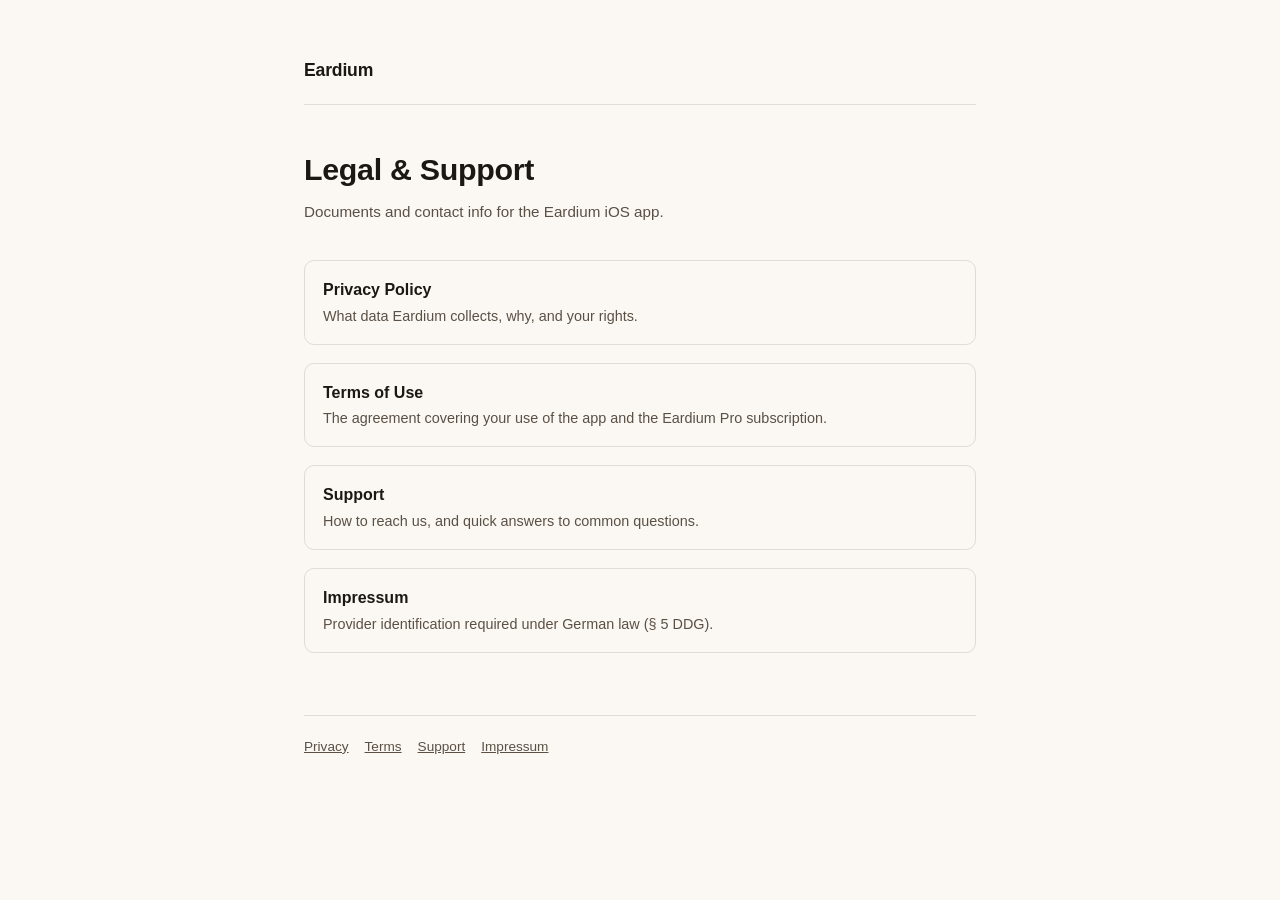
<file: index.html>
<!doctype html>
<html lang="en">
<head>
  <meta charset="utf-8">
  <meta name="viewport" content="width=device-width, initial-scale=1">
  <title>Eardium — Legal &amp; Support</title>
  <meta name="description" content="Privacy Policy, Terms of Use, support, and legal disclosures for the Eardium iOS app.">
  <link rel="stylesheet" href="style.css">
</head>
<body>
  <div class="wrap">
    <header class="site">
      <a class="wordmark" href="index.html">Eardium</a>
    </header>

    <h1>Legal &amp; Support</h1>
    <p class="subtitle">Documents and contact info for the Eardium iOS app.</p>

    <ul class="index-list">
      <li>
        <a href="privacy.html">
          <span class="label">Privacy Policy</span>
          <span class="desc">What data Eardium collects, why, and your rights.</span>
        </a>
      </li>
      <li>
        <a href="terms.html">
          <span class="label">Terms of Use</span>
          <span class="desc">The agreement covering your use of the app and the Eardium Pro subscription.</span>
        </a>
      </li>
      <li>
        <a href="support.html">
          <span class="label">Support</span>
          <span class="desc">How to reach us, and quick answers to common questions.</span>
        </a>
      </li>
      <li>
        <a href="impressum.html">
          <span class="label">Impressum</span>
          <span class="desc">Provider identification required under German law (§ 5 DDG).</span>
        </a>
      </li>
    </ul>

    <footer class="site">
      <a href="privacy.html">Privacy</a>
      <a href="terms.html">Terms</a>
      <a href="support.html">Support</a>
      <a href="impressum.html">Impressum</a>
    </footer>
  </div>
</body>
</html>
</file>
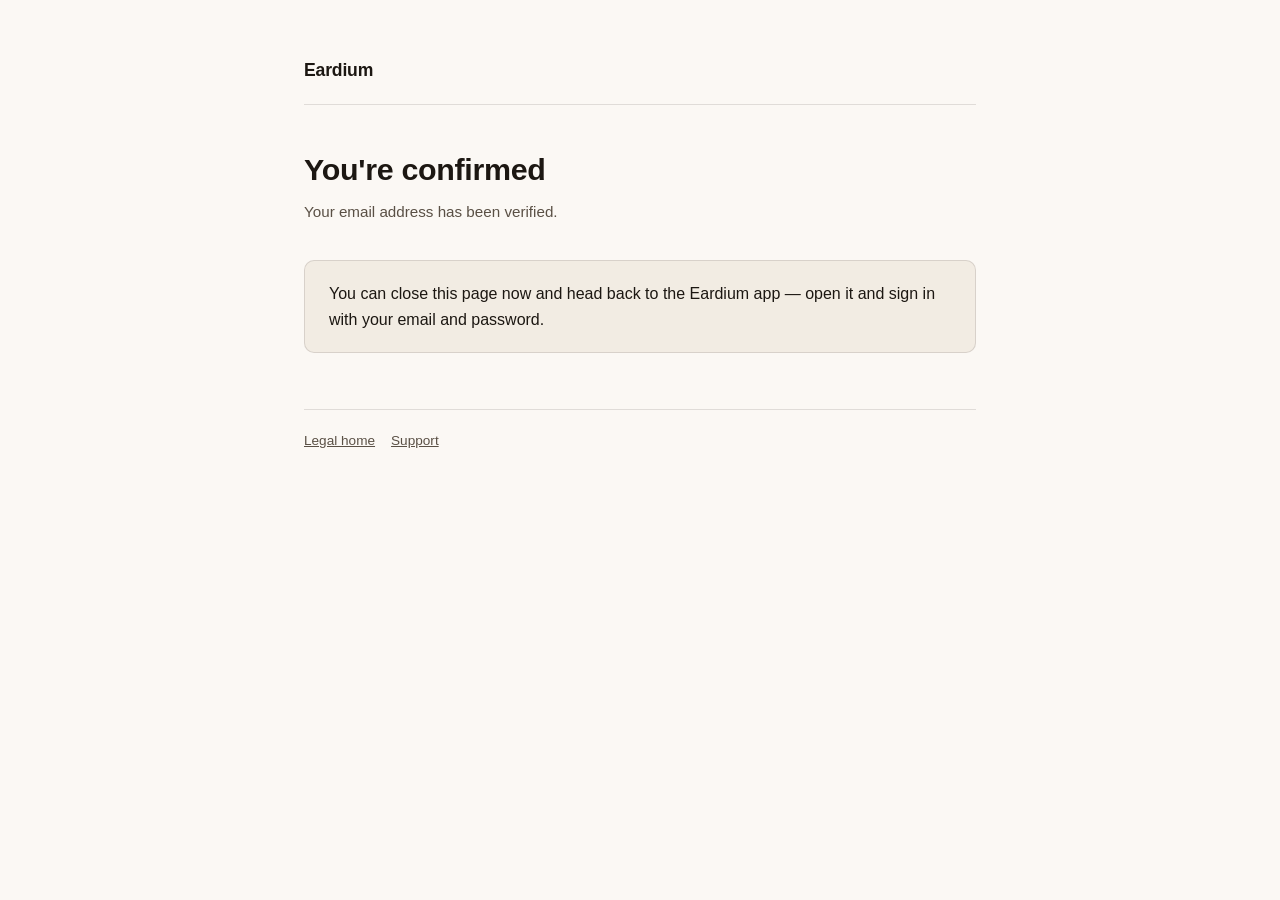
<file: confirmed.html>
<!doctype html>
<html lang="en">
<head>
  <meta charset="utf-8">
  <meta name="viewport" content="width=device-width, initial-scale=1">
  <title>Email confirmed — Eardium</title>
  <meta name="description" content="Your Eardium account email has been confirmed.">
  <link rel="stylesheet" href="style.css">
</head>
<body>
  <div class="wrap">
    <header class="site">
      <a class="wordmark" href="index.html">Eardium</a>
    </header>

    <h1>You're confirmed</h1>
    <p class="subtitle">Your email address has been verified.</p>

    <div class="card">
      <p>You can close this page now and head back to the Eardium app — open it and sign in with your email and password.</p>
    </div>

    <footer class="site">
      <a href="index.html">Legal home</a>
      <a href="support.html">Support</a>
    </footer>
  </div>
</body>
</html>
</file>
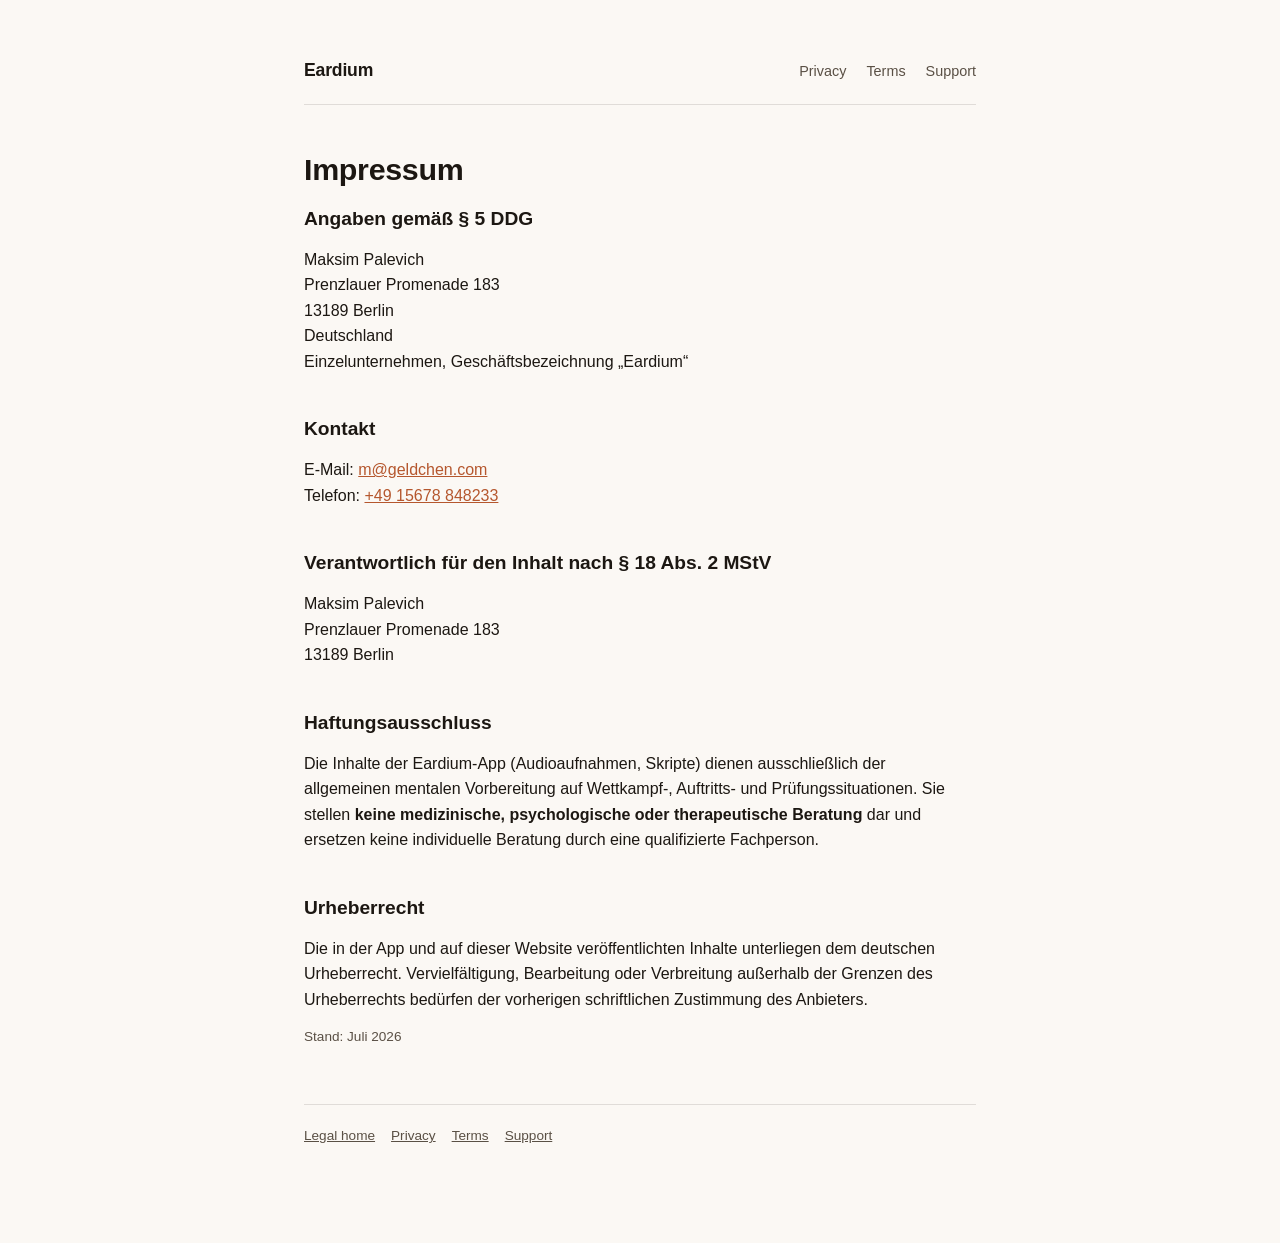
<file: impressum.html>
<!doctype html>
<html lang="de">
<head>
  <meta charset="utf-8">
  <meta name="viewport" content="width=device-width, initial-scale=1">
  <title>Impressum — Eardium</title>
  <meta name="description" content="Impressum / Anbieterkennzeichnung für die Eardium-App gemäß § 5 DDG.">
  <link rel="stylesheet" href="style.css">
</head>
<body>
  <div class="wrap">
    <header class="site">
      <a class="wordmark" href="index.html">Eardium</a>
      <nav>
        <a href="privacy.html">Privacy</a>
        <a href="terms.html">Terms</a>
        <a href="support.html">Support</a>
      </nav>
    </header>

    <h1>Impressum</h1>

    <h2>Angaben gemäß § 5 DDG</h2>
    <address>
      Maksim Palevich<br>
      Prenzlauer Promenade 183<br>
      13189 Berlin<br>
      Deutschland
    </address>
    <p>Einzelunternehmen, Geschäftsbezeichnung „Eardium“</p>

    <h2>Kontakt</h2>
    <p>
      E-Mail: <a href="mailto:m@geldchen.com">m@geldchen.com</a><br>
      Telefon: <a href="tel:+4915678848233">+49 15678 848233</a>
    </p>

    <h2>Verantwortlich für den Inhalt nach § 18 Abs. 2 MStV</h2>
    <address>
      Maksim Palevich<br>
      Prenzlauer Promenade 183<br>
      13189 Berlin
    </address>

    <h2>Haftungsausschluss</h2>
    <p>
      Die Inhalte der Eardium-App (Audioaufnahmen, Skripte) dienen ausschließlich der
      allgemeinen mentalen Vorbereitung auf Wettkampf-, Auftritts- und Prüfungssituationen.
      Sie stellen <strong>keine medizinische, psychologische oder therapeutische
      Beratung</strong> dar und ersetzen keine individuelle Beratung durch eine
      qualifizierte Fachperson.
    </p>

    <h2>Urheberrecht</h2>
    <p>
      Die in der App und auf dieser Website veröffentlichten Inhalte unterliegen dem
      deutschen Urheberrecht. Vervielfältigung, Bearbeitung oder Verbreitung außerhalb
      der Grenzen des Urheberrechts bedürfen der vorherigen schriftlichen Zustimmung des
      Anbieters.
    </p>

    <p class="meta">Stand: Juli 2026</p>

    <footer class="site">
      <a href="index.html">Legal home</a>
      <a href="privacy.html">Privacy</a>
      <a href="terms.html">Terms</a>
      <a href="support.html">Support</a>
    </footer>
  </div>
</body>
</html>
</file>
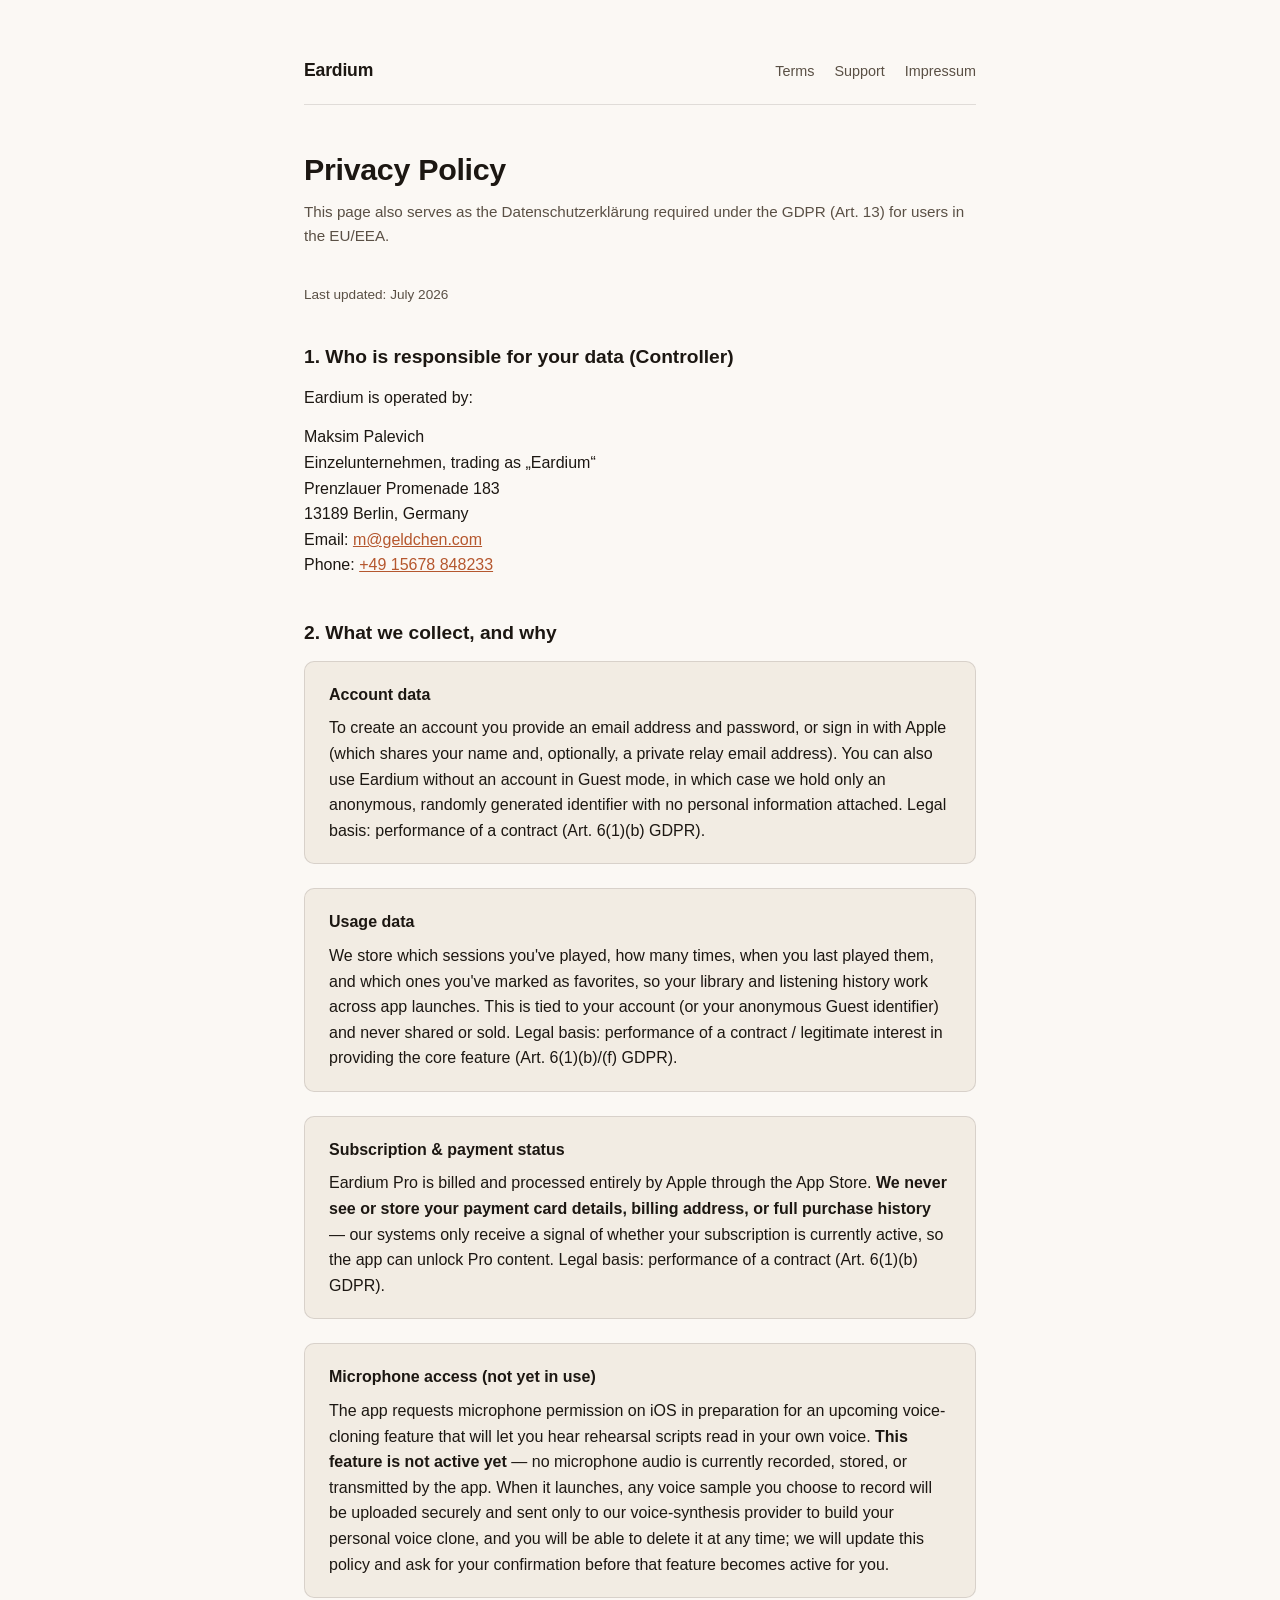
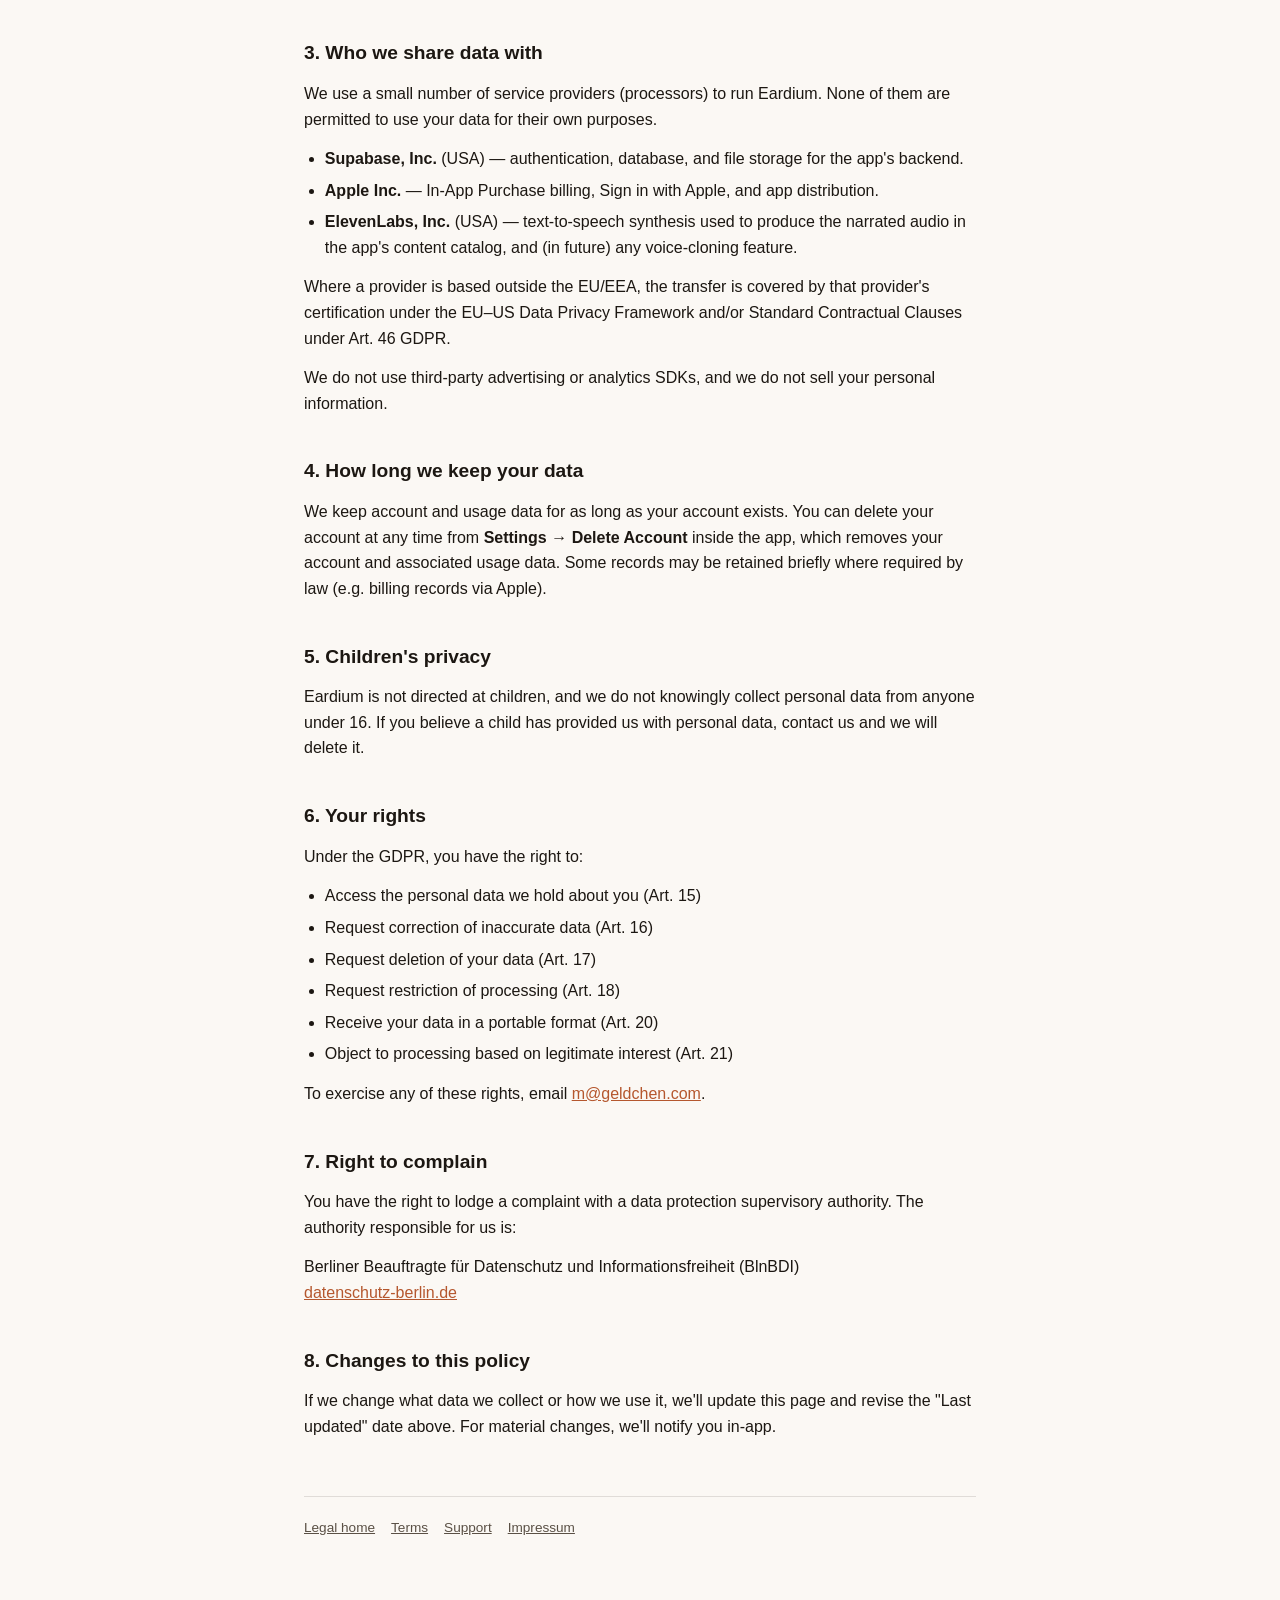
<file: privacy.html>
<!doctype html>
<html lang="en">
<head>
  <meta charset="utf-8">
  <meta name="viewport" content="width=device-width, initial-scale=1">
  <title>Privacy Policy — Eardium</title>
  <meta name="description" content="Privacy Policy for the Eardium iOS app: what data is collected, why, and your rights under GDPR.">
  <link rel="stylesheet" href="style.css">
</head>
<body>
  <div class="wrap">
    <header class="site">
      <a class="wordmark" href="index.html">Eardium</a>
      <nav>
        <a href="terms.html">Terms</a>
        <a href="support.html">Support</a>
        <a href="impressum.html">Impressum</a>
      </nav>
    </header>

    <h1>Privacy Policy</h1>
    <p class="subtitle">This page also serves as the Datenschutzerklärung required under the GDPR (Art. 13) for users in the EU/EEA.</p>
    <p class="meta">Last updated: July 2026</p>

    <h2>1. Who is responsible for your data (Controller)</h2>
    <p>
      Eardium is operated by:
    </p>
    <address>
      Maksim Palevich<br>
      Einzelunternehmen, trading as &bdquo;Eardium&ldquo;<br>
      Prenzlauer Promenade 183<br>
      13189 Berlin, Germany<br>
      Email: <a href="mailto:m@geldchen.com">m@geldchen.com</a><br>
      Phone: <a href="tel:+4915678848233">+49 15678 848233</a>
    </address>

    <h2>2. What we collect, and why</h2>

    <div class="card">
      <h3>Account data</h3>
      <p>
        To create an account you provide an email address and password, or sign in with
        Apple (which shares your name and, optionally, a private relay email address).
        You can also use Eardium without an account in Guest mode, in which case we hold
        only an anonymous, randomly generated identifier with no personal information
        attached. Legal basis: performance of a contract (Art. 6(1)(b) GDPR).
      </p>
    </div>

    <div class="card">
      <h3>Usage data</h3>
      <p>
        We store which sessions you've played, how many times, when you last played
        them, and which ones you've marked as favorites, so your library and listening
        history work across app launches. This is tied to your account (or your
        anonymous Guest identifier) and never shared or sold. Legal basis: performance
        of a contract / legitimate interest in providing the core feature (Art. 6(1)(b)/(f) GDPR).
      </p>
    </div>

    <div class="card">
      <h3>Subscription &amp; payment status</h3>
      <p>
        Eardium Pro is billed and processed entirely by Apple through the App Store.
        <strong>We never see or store your payment card details, billing address, or
        full purchase history</strong> — our systems only receive a signal of whether
        your subscription is currently active, so the app can unlock Pro content.
        Legal basis: performance of a contract (Art. 6(1)(b) GDPR).
      </p>
    </div>

    <div class="card">
      <h3>Microphone access (not yet in use)</h3>
      <p>
        The app requests microphone permission on iOS in preparation for an upcoming
        voice-cloning feature that will let you hear rehearsal scripts read in your own
        voice. <strong>This feature is not active yet</strong> — no microphone audio is
        currently recorded, stored, or transmitted by the app. When it launches, any
        voice sample you choose to record will be uploaded securely and sent only to
        our voice-synthesis provider to build your personal voice clone, and you will be
        able to delete it at any time; we will update this policy and ask for your
        confirmation before that feature becomes active for you.
      </p>
    </div>

    <h2>3. Who we share data with</h2>
    <p>We use a small number of service providers (processors) to run Eardium. None of them are permitted to use your data for their own purposes.</p>
    <ul>
      <li><strong>Supabase, Inc.</strong> (USA) — authentication, database, and file storage for the app's backend.</li>
      <li><strong>Apple Inc.</strong> — In-App Purchase billing, Sign in with Apple, and app distribution.</li>
      <li><strong>ElevenLabs, Inc.</strong> (USA) — text-to-speech synthesis used to produce the narrated audio in the app's content catalog, and (in future) any voice-cloning feature.</li>
    </ul>
    <p>
      Where a provider is based outside the EU/EEA, the transfer is covered by that
      provider's certification under the EU–US Data Privacy Framework and/or Standard
      Contractual Clauses under Art. 46 GDPR.
    </p>
    <p>We do not use third-party advertising or analytics SDKs, and we do not sell your personal information.</p>

    <h2>4. How long we keep your data</h2>
    <p>
      We keep account and usage data for as long as your account exists. You can delete
      your account at any time from <strong>Settings → Delete Account</strong> inside the
      app, which removes your account and associated usage data. Some records may be
      retained briefly where required by law (e.g. billing records via Apple).
    </p>

    <h2>5. Children's privacy</h2>
    <p>
      Eardium is not directed at children, and we do not knowingly collect personal data
      from anyone under 16. If you believe a child has provided us with personal data,
      contact us and we will delete it.
    </p>

    <h2>6. Your rights</h2>
    <p>Under the GDPR, you have the right to:</p>
    <ul>
      <li>Access the personal data we hold about you (Art. 15)</li>
      <li>Request correction of inaccurate data (Art. 16)</li>
      <li>Request deletion of your data (Art. 17)</li>
      <li>Request restriction of processing (Art. 18)</li>
      <li>Receive your data in a portable format (Art. 20)</li>
      <li>Object to processing based on legitimate interest (Art. 21)</li>
    </ul>
    <p>To exercise any of these rights, email <a href="mailto:m@geldchen.com">m@geldchen.com</a>.</p>

    <h2>7. Right to complain</h2>
    <p>
      You have the right to lodge a complaint with a data protection supervisory
      authority. The authority responsible for us is:
    </p>
    <p>
      Berliner Beauftragte für Datenschutz und Informationsfreiheit (BlnBDI)<br>
      <a href="https://www.datenschutz-berlin.de">datenschutz-berlin.de</a>
    </p>

    <h2>8. Changes to this policy</h2>
    <p>
      If we change what data we collect or how we use it, we'll update this page and
      revise the "Last updated" date above. For material changes, we'll notify you
      in-app.
    </p>

    <footer class="site">
      <a href="index.html">Legal home</a>
      <a href="terms.html">Terms</a>
      <a href="support.html">Support</a>
      <a href="impressum.html">Impressum</a>
    </footer>
  </div>
</body>
</html>
</file>
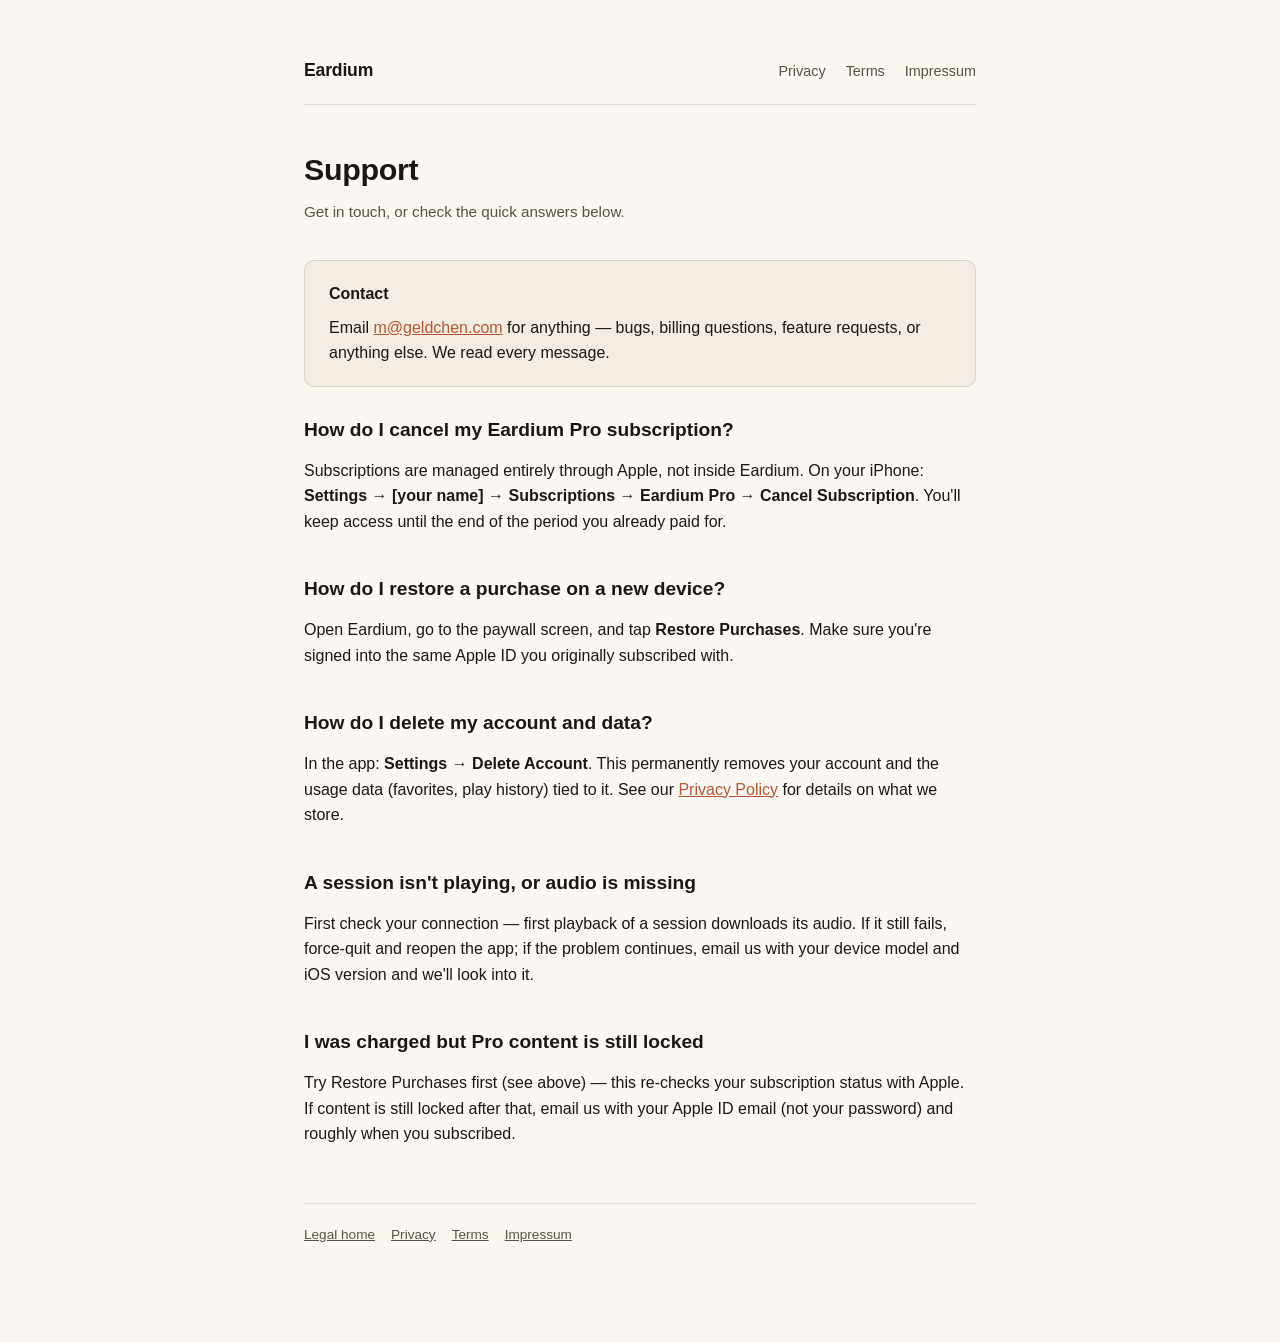
<file: support.html>
<!doctype html>
<html lang="en">
<head>
  <meta charset="utf-8">
  <meta name="viewport" content="width=device-width, initial-scale=1">
  <title>Support — Eardium</title>
  <meta name="description" content="Support and contact info for the Eardium iOS app.">
  <link rel="stylesheet" href="style.css">
</head>
<body>
  <div class="wrap">
    <header class="site">
      <a class="wordmark" href="index.html">Eardium</a>
      <nav>
        <a href="privacy.html">Privacy</a>
        <a href="terms.html">Terms</a>
        <a href="impressum.html">Impressum</a>
      </nav>
    </header>

    <h1>Support</h1>
    <p class="subtitle">Get in touch, or check the quick answers below.</p>

    <div class="card">
      <h3>Contact</h3>
      <p>
        Email <a href="mailto:m@geldchen.com">m@geldchen.com</a> for anything — bugs,
        billing questions, feature requests, or anything else. We read every message.
      </p>
    </div>

    <h2>How do I cancel my Eardium Pro subscription?</h2>
    <p>
      Subscriptions are managed entirely through Apple, not inside Eardium. On your
      iPhone: <strong>Settings → [your name] → Subscriptions → Eardium Pro → Cancel
      Subscription</strong>. You'll keep access until the end of the period you already
      paid for.
    </p>

    <h2>How do I restore a purchase on a new device?</h2>
    <p>
      Open Eardium, go to the paywall screen, and tap <strong>Restore Purchases</strong>.
      Make sure you're signed into the same Apple ID you originally subscribed with.
    </p>

    <h2>How do I delete my account and data?</h2>
    <p>
      In the app: <strong>Settings → Delete Account</strong>. This permanently removes
      your account and the usage data (favorites, play history) tied to it. See our
      <a href="privacy.html">Privacy Policy</a> for details on what we store.
    </p>

    <h2>A session isn't playing, or audio is missing</h2>
    <p>
      First check your connection — first playback of a session downloads its audio.
      If it still fails, force-quit and reopen the app; if the problem continues, email
      us with your device model and iOS version and we'll look into it.
    </p>

    <h2>I was charged but Pro content is still locked</h2>
    <p>
      Try Restore Purchases first (see above) — this re-checks your subscription
      status with Apple. If content is still locked after that, email us with your
      Apple ID email (not your password) and roughly when you subscribed.
    </p>

    <footer class="site">
      <a href="index.html">Legal home</a>
      <a href="privacy.html">Privacy</a>
      <a href="terms.html">Terms</a>
      <a href="impressum.html">Impressum</a>
    </footer>
  </div>
</body>
</html>
</file>
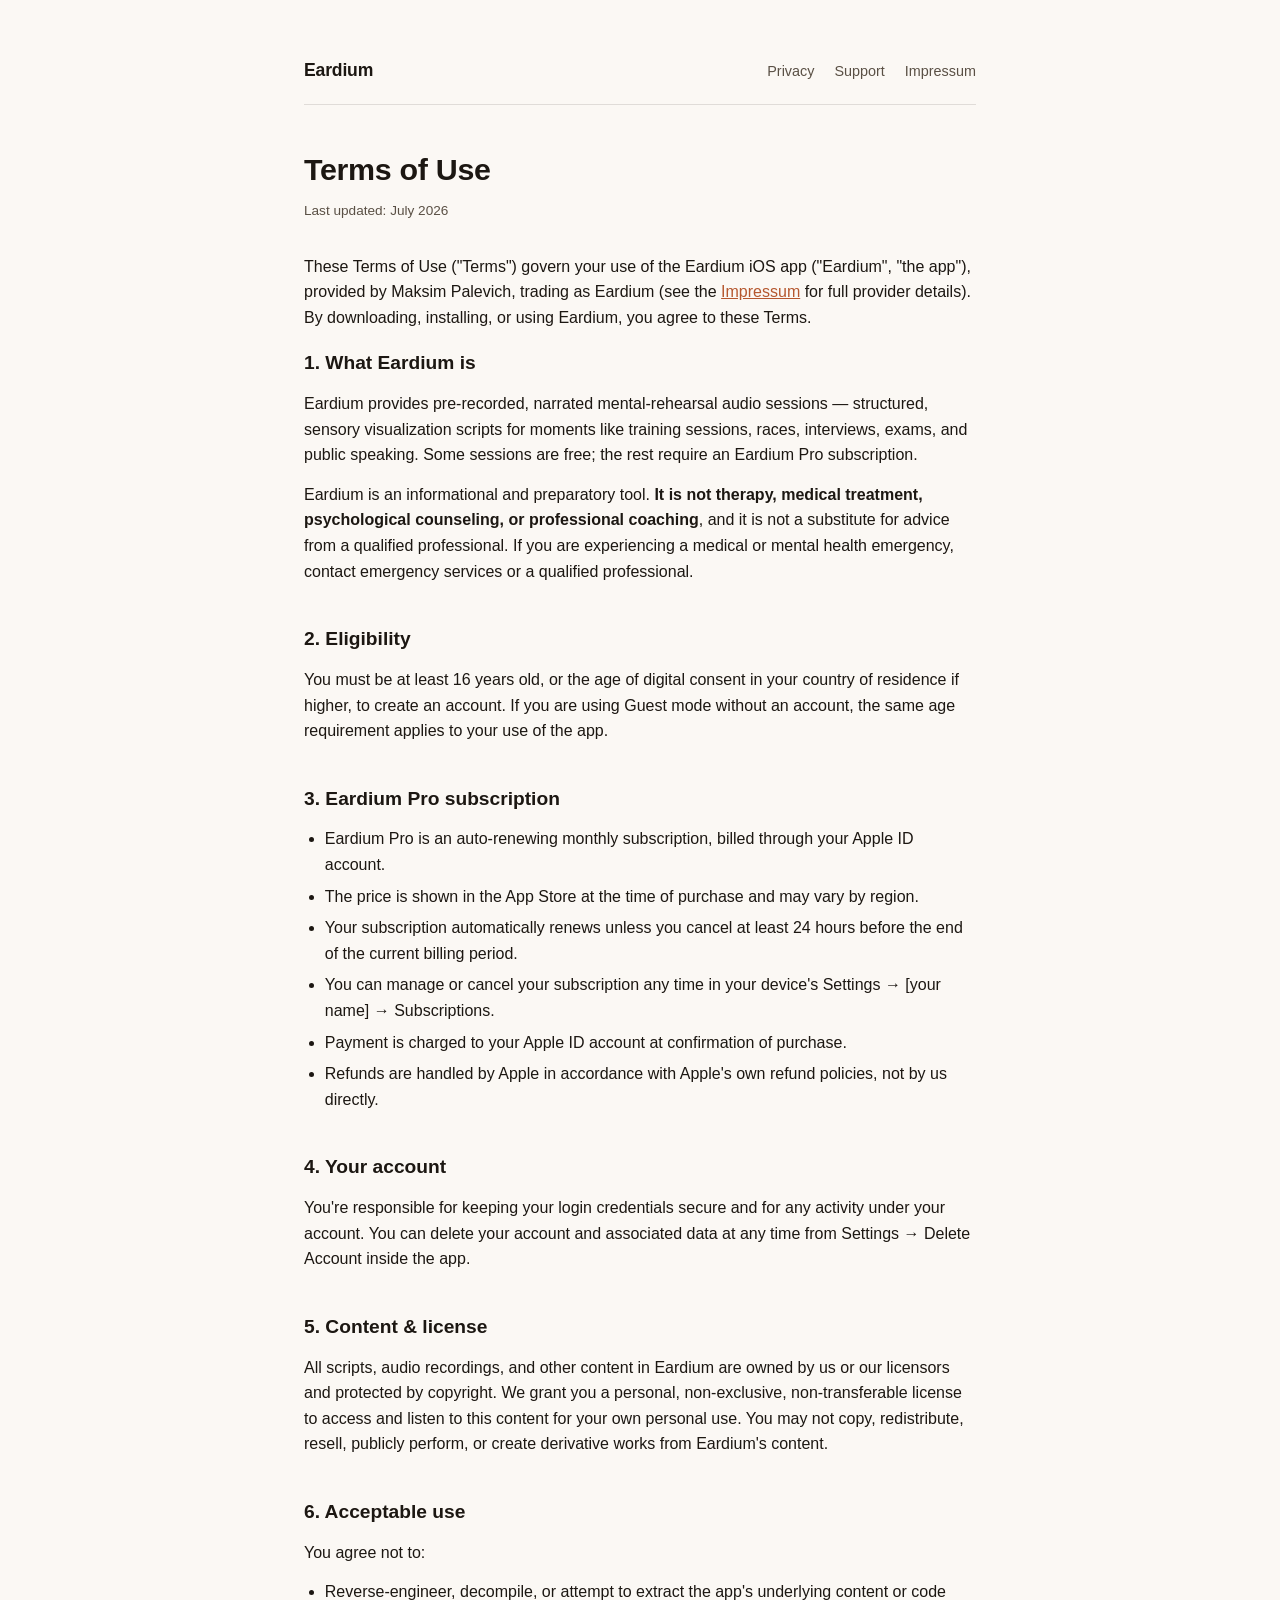
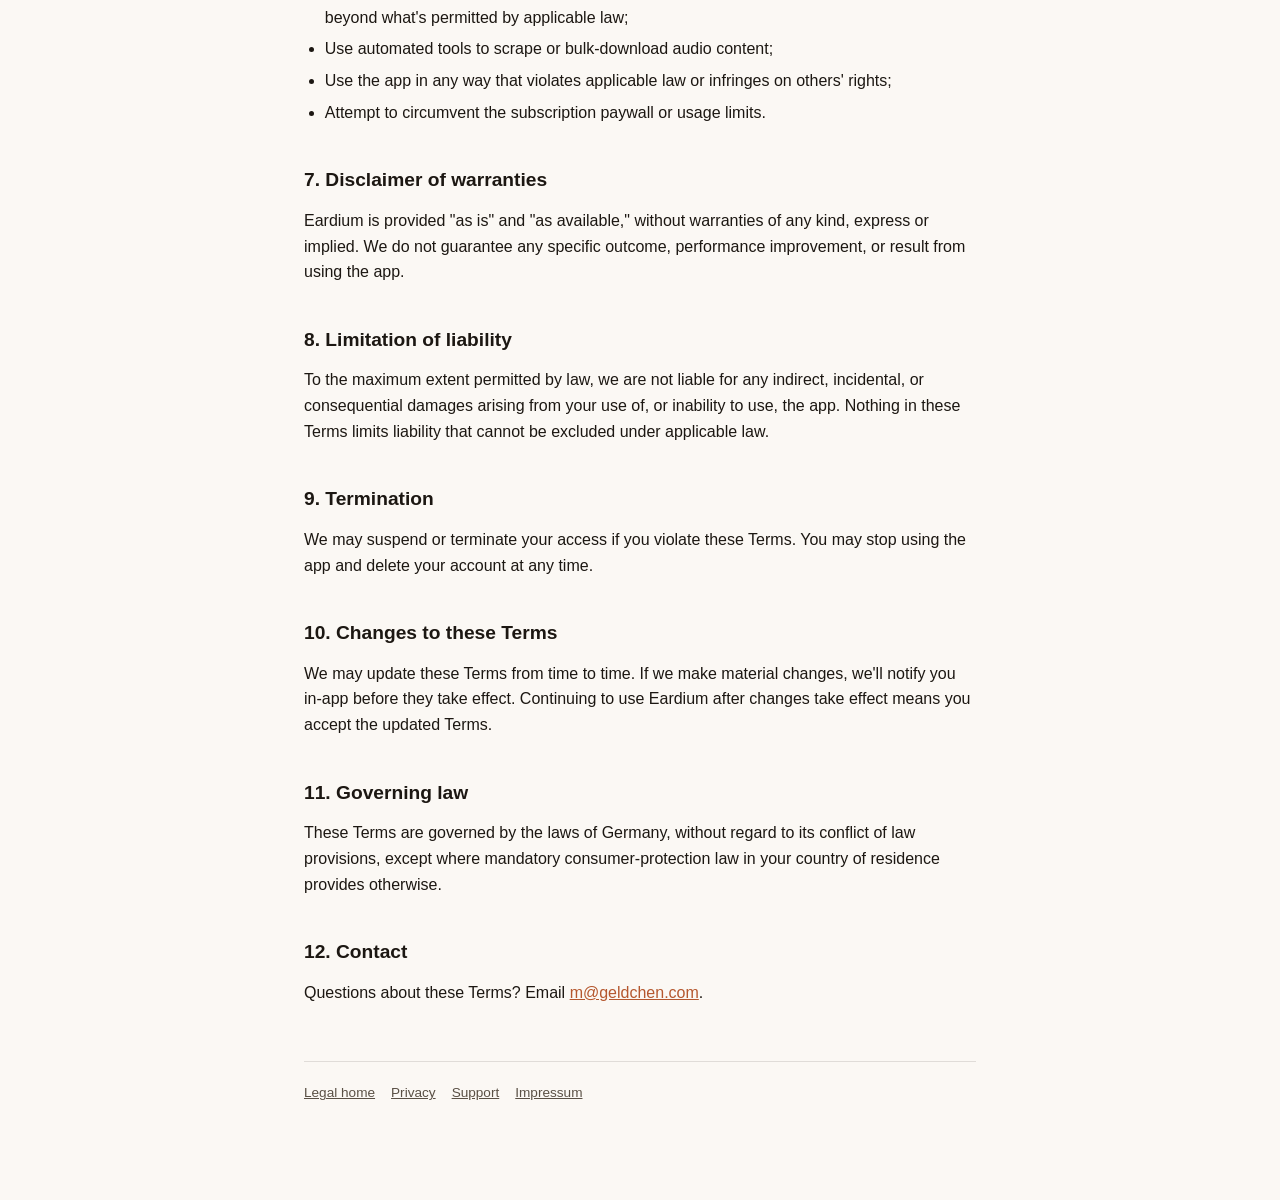
<file: terms.html>
<!doctype html>
<html lang="en">
<head>
  <meta charset="utf-8">
  <meta name="viewport" content="width=device-width, initial-scale=1">
  <title>Terms of Use — Eardium</title>
  <meta name="description" content="Terms of Use for the Eardium iOS app, including Eardium Pro subscription terms.">
  <link rel="stylesheet" href="style.css">
</head>
<body>
  <div class="wrap">
    <header class="site">
      <a class="wordmark" href="index.html">Eardium</a>
      <nav>
        <a href="privacy.html">Privacy</a>
        <a href="support.html">Support</a>
        <a href="impressum.html">Impressum</a>
      </nav>
    </header>

    <h1>Terms of Use</h1>
    <p class="meta">Last updated: July 2026</p>

    <p>
      These Terms of Use ("Terms") govern your use of the Eardium iOS app ("Eardium",
      "the app"), provided by Maksim Palevich, trading as Eardium (see the
      <a href="impressum.html">Impressum</a> for full provider details). By downloading,
      installing, or using Eardium, you agree to these Terms.
    </p>

    <h2>1. What Eardium is</h2>
    <p>
      Eardium provides pre-recorded, narrated mental-rehearsal audio sessions —
      structured, sensory visualization scripts for moments like training sessions,
      races, interviews, exams, and public speaking. Some sessions are free; the rest
      require an Eardium Pro subscription.
    </p>
    <p>
      Eardium is an informational and preparatory tool. <strong>It is not therapy, medical
      treatment, psychological counseling, or professional coaching</strong>, and it is not
      a substitute for advice from a qualified professional. If you are experiencing a
      medical or mental health emergency, contact emergency services or a qualified
      professional.
    </p>

    <h2>2. Eligibility</h2>
    <p>
      You must be at least 16 years old, or the age of digital consent in your country
      of residence if higher, to create an account. If you are using Guest mode without
      an account, the same age requirement applies to your use of the app.
    </p>

    <h2>3. Eardium Pro subscription</h2>
    <ul>
      <li>Eardium Pro is an auto-renewing monthly subscription, billed through your Apple ID account.</li>
      <li>The price is shown in the App Store at the time of purchase and may vary by region.</li>
      <li>Your subscription automatically renews unless you cancel at least 24 hours before the end of the current billing period.</li>
      <li>You can manage or cancel your subscription any time in your device's Settings → [your name] → Subscriptions.</li>
      <li>Payment is charged to your Apple ID account at confirmation of purchase.</li>
      <li>Refunds are handled by Apple in accordance with Apple's own refund policies, not by us directly.</li>
    </ul>

    <h2>4. Your account</h2>
    <p>
      You're responsible for keeping your login credentials secure and for any activity
      under your account. You can delete your account and associated data at any time
      from Settings → Delete Account inside the app.
    </p>

    <h2>5. Content &amp; license</h2>
    <p>
      All scripts, audio recordings, and other content in Eardium are owned by us or our
      licensors and protected by copyright. We grant you a personal, non-exclusive,
      non-transferable license to access and listen to this content for your own
      personal use. You may not copy, redistribute, resell, publicly perform, or create
      derivative works from Eardium's content.
    </p>

    <h2>6. Acceptable use</h2>
    <p>You agree not to:</p>
    <ul>
      <li>Reverse-engineer, decompile, or attempt to extract the app's underlying content or code beyond what's permitted by applicable law;</li>
      <li>Use automated tools to scrape or bulk-download audio content;</li>
      <li>Use the app in any way that violates applicable law or infringes on others' rights;</li>
      <li>Attempt to circumvent the subscription paywall or usage limits.</li>
    </ul>

    <h2>7. Disclaimer of warranties</h2>
    <p>
      Eardium is provided "as is" and "as available," without warranties of any kind,
      express or implied. We do not guarantee any specific outcome, performance
      improvement, or result from using the app.
    </p>

    <h2>8. Limitation of liability</h2>
    <p>
      To the maximum extent permitted by law, we are not liable for any indirect,
      incidental, or consequential damages arising from your use of, or inability to
      use, the app. Nothing in these Terms limits liability that cannot be excluded
      under applicable law.
    </p>

    <h2>9. Termination</h2>
    <p>
      We may suspend or terminate your access if you violate these Terms. You may stop
      using the app and delete your account at any time.
    </p>

    <h2>10. Changes to these Terms</h2>
    <p>
      We may update these Terms from time to time. If we make material changes, we'll
      notify you in-app before they take effect. Continuing to use Eardium after changes
      take effect means you accept the updated Terms.
    </p>

    <h2>11. Governing law</h2>
    <p>
      These Terms are governed by the laws of Germany, without regard to its conflict of
      law provisions, except where mandatory consumer-protection law in your country of
      residence provides otherwise.
    </p>

    <h2>12. Contact</h2>
    <p>
      Questions about these Terms? Email <a href="mailto:m@geldchen.com">m@geldchen.com</a>.
    </p>

    <footer class="site">
      <a href="index.html">Legal home</a>
      <a href="privacy.html">Privacy</a>
      <a href="support.html">Support</a>
      <a href="impressum.html">Impressum</a>
    </footer>
  </div>
</body>
</html>
</file>
<file: style.css>
:root {
  color-scheme: light dark;
  --bg: #FBF8F4;
  --text: #1C1712;
  --text-muted: #5A5045;
  --accent: #B5572E;
  --border: rgba(28, 23, 18, 0.12);
  --card: #F2ECE3;
}

@media (prefers-color-scheme: dark) {
  :root {
    --bg: #17130F;
    --text: #EFE7DB;
    --text-muted: #B3A695;
    --accent: #F0A868;
    --border: rgba(239, 231, 219, 0.14);
    --card: #201A14;
  }
}

* { box-sizing: border-box; }

html, body {
  margin: 0;
  padding: 0;
}

body {
  background: var(--bg);
  color: var(--text);
  font-family: -apple-system, "Inter", "Segoe UI", Roboto, Helvetica, Arial, sans-serif;
  line-height: 1.6;
  font-size: 16px;
}

.wrap {
  max-width: 720px;
  margin: 0 auto;
  padding: 56px 24px 96px;
}

header.site {
  display: flex;
  align-items: baseline;
  justify-content: space-between;
  gap: 16px;
  margin-bottom: 40px;
  padding-bottom: 20px;
  border-bottom: 1px solid var(--border);
  flex-wrap: wrap;
}

header.site .wordmark {
  font-weight: 700;
  font-size: 1.1rem;
  letter-spacing: -0.01em;
  color: var(--text);
  text-decoration: none;
}

header.site nav {
  display: flex;
  gap: 20px;
  font-size: 0.9rem;
}

header.site nav a {
  color: var(--text-muted);
  text-decoration: none;
}

header.site nav a:hover,
header.site nav a:focus-visible {
  color: var(--accent);
}

h1 {
  font-size: 1.9rem;
  letter-spacing: -0.01em;
  margin: 0 0 6px;
}

.subtitle {
  color: var(--text-muted);
  font-size: 0.95rem;
  margin: 0 0 36px;
}

h2 {
  font-size: 1.2rem;
  margin: 36px 0 12px;
  padding-top: 4px;
}

h2:first-of-type { margin-top: 0; }

p, li { color: var(--text); }

p { margin: 0 0 14px; }

ul, ol { padding-left: 1.3em; margin: 0 0 14px; }

li { margin-bottom: 6px; }

a { color: var(--accent); }

.card {
  background: var(--card);
  border: 1px solid var(--border);
  border-radius: 10px;
  padding: 20px 24px;
  margin: 0 0 24px;
}

.card h3 {
  margin: 0 0 8px;
  font-size: 1rem;
}

.card p:last-child { margin-bottom: 0; }

.index-list {
  list-style: none;
  padding: 0;
  display: grid;
  gap: 12px;
}

.index-list a {
  display: block;
  padding: 16px 18px;
  border: 1px solid var(--border);
  border-radius: 10px;
  text-decoration: none;
  color: var(--text);
}

.index-list a:hover,
.index-list a:focus-visible {
  border-color: var(--accent);
}

.index-list .label {
  font-weight: 600;
}

.index-list .desc {
  display: block;
  color: var(--text-muted);
  font-size: 0.9rem;
  margin-top: 2px;
}

footer.site {
  margin-top: 56px;
  padding-top: 20px;
  border-top: 1px solid var(--border);
  color: var(--text-muted);
  font-size: 0.85rem;
  display: flex;
  gap: 16px;
  flex-wrap: wrap;
}

footer.site a { color: var(--text-muted); }
footer.site a:hover, footer.site a:focus-visible { color: var(--accent); }

.meta {
  color: var(--text-muted);
  font-size: 0.85rem;
  margin-bottom: 32px;
}

address {
  font-style: normal;
}

:focus-visible {
  outline: 2px solid var(--accent);
  outline-offset: 2px;
}
</file>
